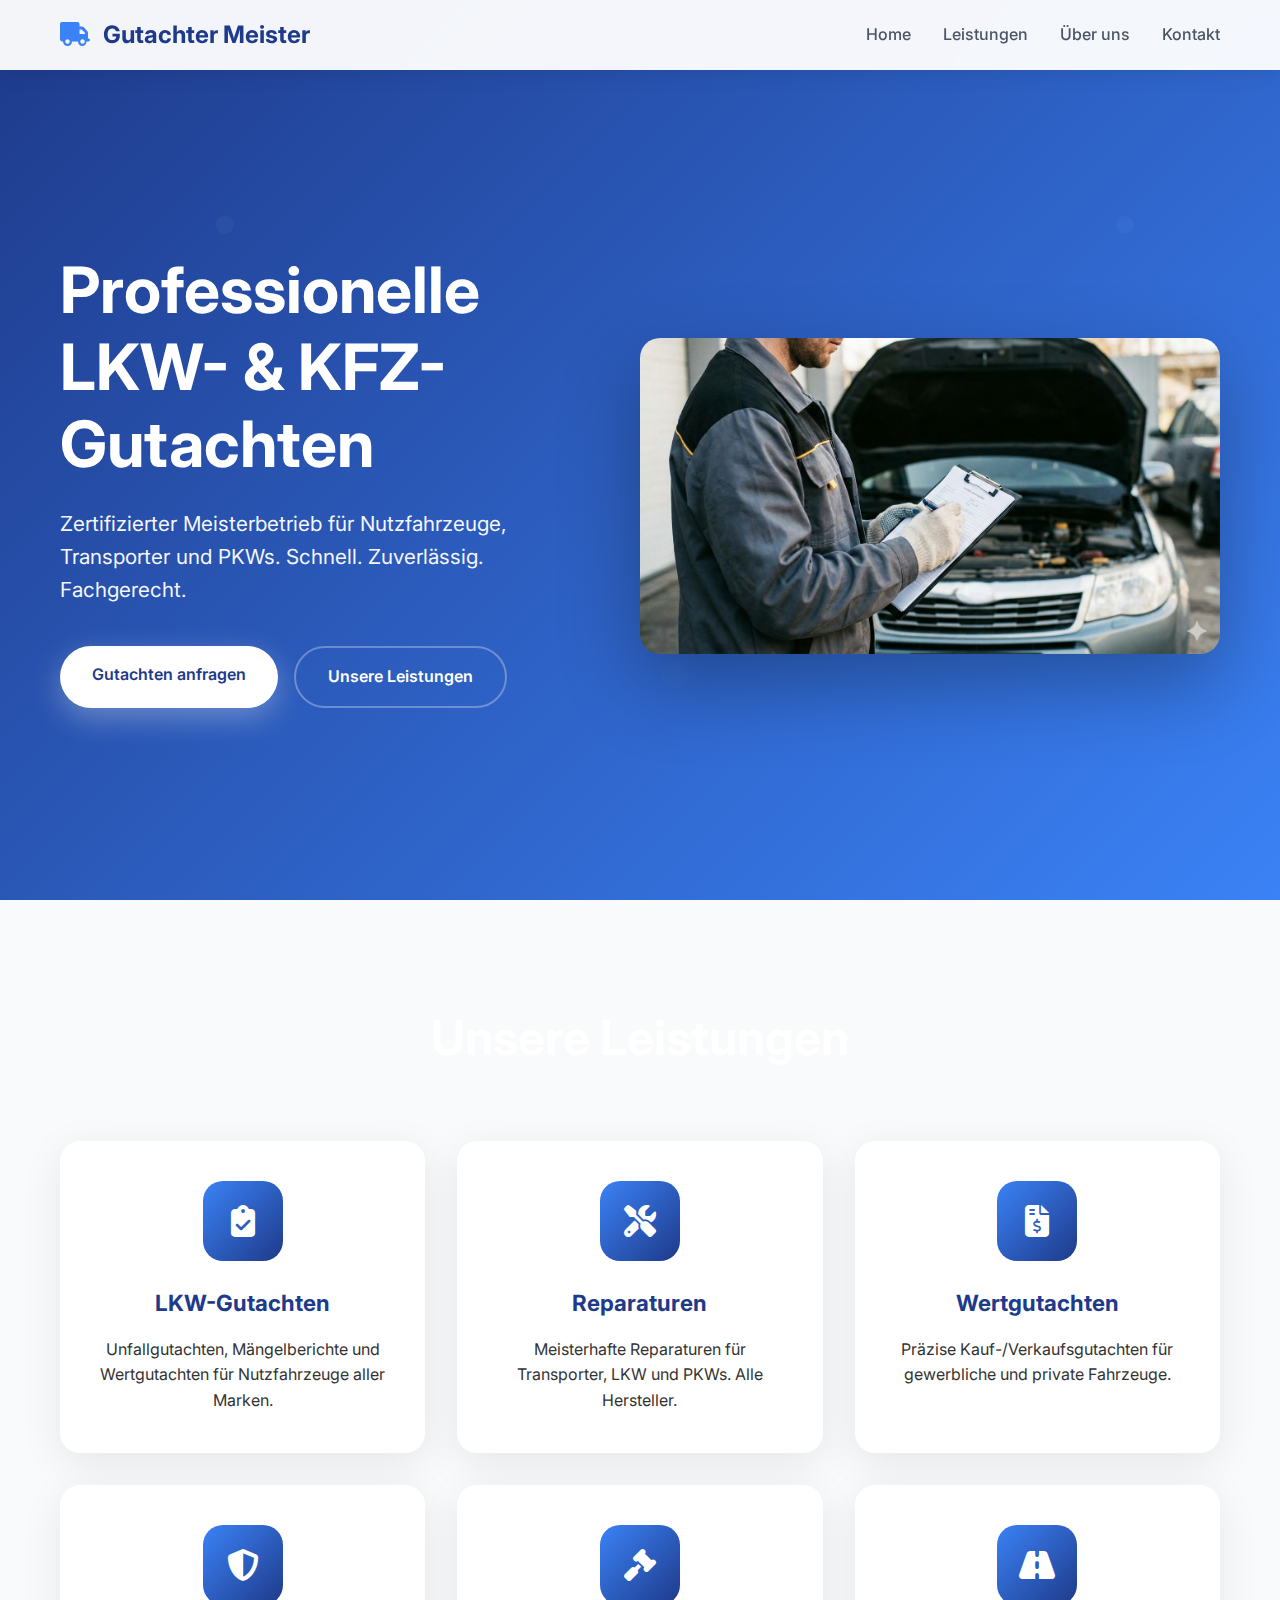
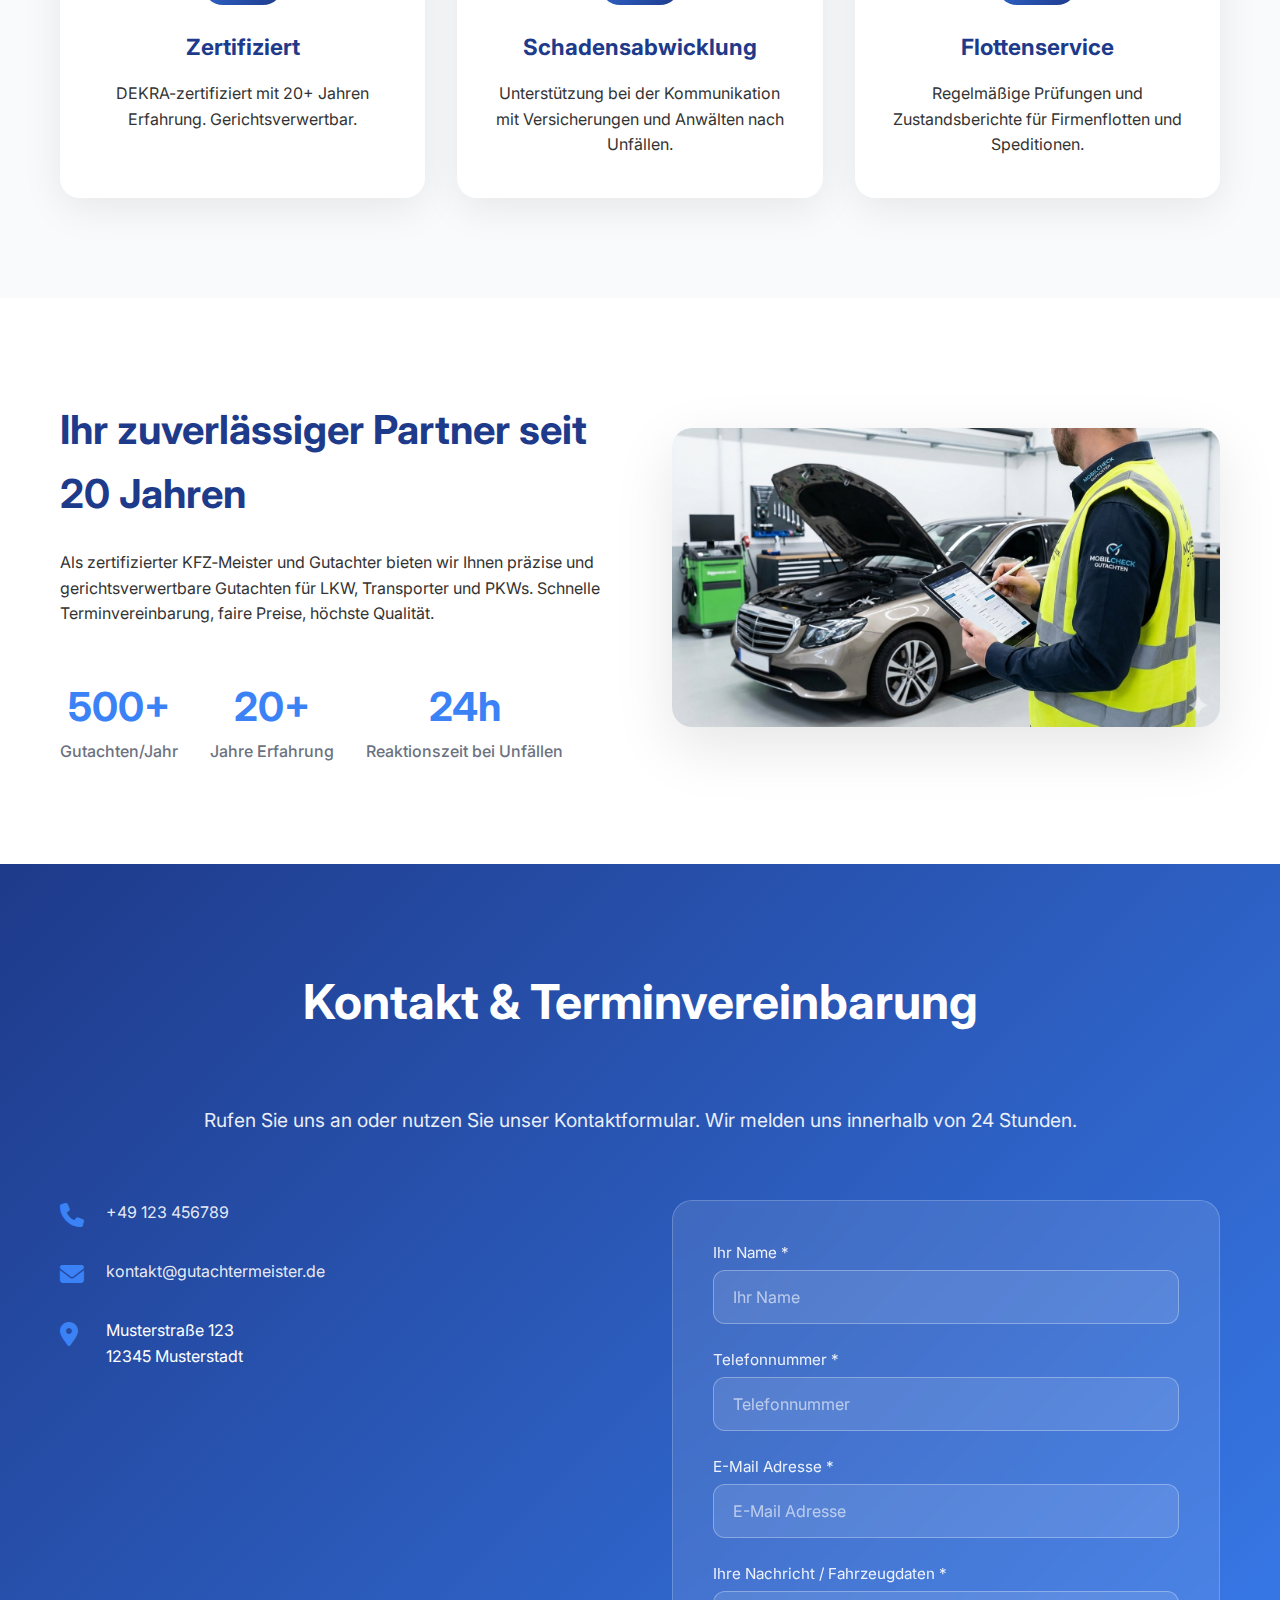
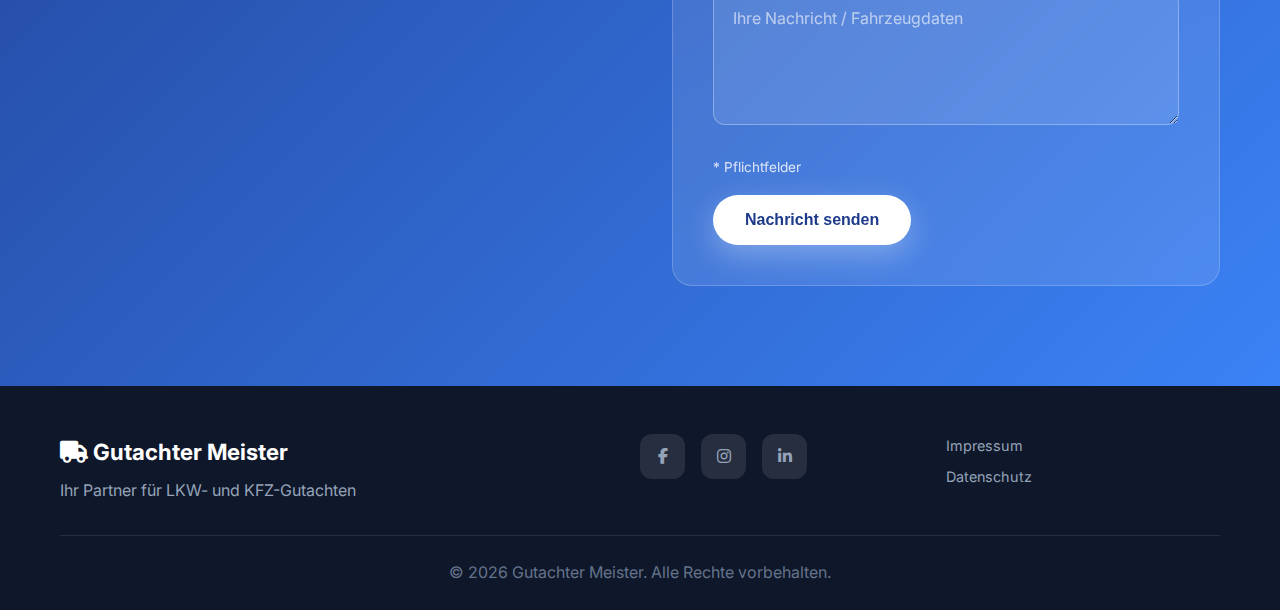
<file: index.html>
<!DOCTYPE html>
<html lang="de">
<head>
    <meta charset="UTF-8">
    <meta name="viewport" content="width=device-width, initial-scale=1.0">
    
    <!-- SEO Meta Tags -->
    <title>LKW & KFZ Gutachter | Meisterbetrieb - Schnelle Gutachten & Reparaturen</title>
    <meta name="description" content="Professionelle LKW- und KFZ-Gutachten sowie Reparaturen für Transporter, PKWs und Nutzfahrzeuge. Zertifizierter Meisterbetrieb mit 20+ Jahren Erfahrung.">
    <meta name="keywords" content="LKW Gutachter, KFZ Gutachter, Transporter Reparatur, Nutzfahrzeug Werkstatt">
    
    <!-- Open Graph / Social Media -->
    <meta property="og:title" content="LKW & KFZ Gutachter | Meisterbetrieb">
    <meta property="og:description" content="Professionelle Gutachten & Reparaturen für LKW, Transporter, PKW">
    <meta property="og:type" content="website">
    
    <!-- Google Analytics (ersetze G-XXXXXXXXXX mit deiner ID) -->
    <script async src="https://www.googletagmanager.com/gtag/js?id=G-XXXXXXXXXX"></script>
    <script>
      window.dataLayer = window.dataLayer || [];
      function gtag(){dataLayer.push(arguments);}
      gtag('js', new Date());
      gtag('config', 'G-XXXXXXXXXX');
    </script>

    <link rel="stylesheet" href="style.css">
    <link href="https://fonts.googleapis.com/css2?family=Inter:wght@300;400;500;600;700&display=swap" rel="stylesheet">
    <link rel="stylesheet" href="https://cdnjs.cloudflare.com/ajax/libs/font-awesome/6.4.0/css/all.min.css">
</head>
<body>
    <!-- Header -->
    <header class="header">
        <nav class="navbar">
            <div class="nav-container">
                <div class="logo">
                    <h2><i class="fas fa-truck"></i> Gutachter Meister</h2>
                </div>
                <div class="nav-menu" id="nav-menu">
                    <a href="#home" class="nav-link">Home</a>
                    <a href="#services" class="nav-link">Leistungen</a>
                    <a href="#about" class="nav-link">Über uns</a>
                    <a href="#contact" class="nav-link">Kontakt</a>
                </div>
                <div class="hamburger" id="hamburger">
                    <span></span>
                    <span></span>
                    <span></span>
                </div>
            </div>
        </nav>
    </header>

    <!-- Hero Section -->
    <section id="home" class="hero">
        <div class="hero-content">
            <h1 class="hero-title">Professionelle LKW- & KFZ-Gutachten</h1>
            <p class="hero-subtitle">Zertifizierter Meisterbetrieb für Nutzfahrzeuge, Transporter und PKWs. Schnell. Zuverlässig. Fachgerecht.</p>
            <div class="hero-buttons">
                <a href="#contact" class="btn btn-primary">Gutachten anfragen</a>
                <a href="#services" class="btn btn-secondary">Unsere Leistungen</a>
            </div>
        </div>
        <div class="hero-image">
            <!-- Ersetze mit eigenem Bild: LKW oder Werkstatt -->
            <img src="images/hero-lkw.jpg" alt="LKW Gutachten Meisterbetrieb" loading="lazy">
        </div>
    </section>

    <!-- Services -->
    <section id="services" class="services">
        <div class="container">
            <h2 class="section-title">Unsere Leistungen</h2>
            <div class="services-grid">
                <div class="service-card">
                    <div class="service-icon">
                        <i class="fas fa-clipboard-check"></i>
                    </div>
                    <h3>LKW-Gutachten</h3>
                    <p>Unfallgutachten, Mängelberichte und Wertgutachten für Nutzfahrzeuge aller Marken.</p>
                </div>
                <div class="service-card">
                    <div class="service-icon">
                        <i class="fas fa-tools"></i>
                    </div>
                    <h3>Reparaturen</h3>
                    <p>Meisterhafte Reparaturen für Transporter, LKW und PKWs. Alle Hersteller.</p>
                </div>
                <div class="service-card">
                    <div class="service-icon">
                        <i class="fas fa-file-invoice-dollar"></i>
                    </div>
                    <h3>Wertgutachten</h3>
                    <p>Präzise Kauf-/Verkaufsgutachten für gewerbliche und private Fahrzeuge.</p>
                </div>
                <div class="service-card">
                    <div class="service-icon">
                        <i class="fas fa-shield-alt"></i>
                    </div>
                    <h3>Zertifiziert</h3>
                    <p>DEKRA-zertifiziert mit 20+ Jahren Erfahrung. Gerichtsverwertbar.</p>
                </div>
                <!-- NEU -->
                <div class="service-card">
                   <div class="service-icon">
                       <i class="fas fa-gavel"></i>
                   </div>
                   <h3>Schadensabwicklung</h3>
                  <p>Unterstützung bei der Kommunikation mit Versicherungen und Anwälten nach Unfällen.</p>
                </div>
                <div class="service-card">
                  <div class="service-icon">
                     <i class="fas fa-road"></i>
                  </div>
                  <h3>Flottenservice</h3>
                  <p>Regelmäßige Prüfungen und Zustandsberichte für Firmenflotten und Speditionen.</p>
                </div>
            </div>
        </div>
    </section>

    <!-- About -->
    <section id="about" class="about">
        <div class="container">
            <div class="about-content">
                <div class="about-text">
                    <h2>Ihr zuverlässiger Partner seit 20 Jahren</h2>
                    <p>Als zertifizierter KFZ‑Meister und Gutachter bieten wir Ihnen präzise und gerichtsverwertbare Gutachten für LKW, Transporter und PKWs. Schnelle Terminvereinbarung, faire Preise, höchste Qualität.</p>
                    <div class="stats">
                        <div class="stat">
                            <span class="stat-number">500+</span>
                            <span class="stat-label">Gutachten/Jahr</span>
                        </div>
                        <div class="stat">
                            <span class="stat-number">20+</span>
                            <span class="stat-label">Jahre Erfahrung</span>
                        </div>
                        <div class="stat">
                             <span class="stat-number">24h</span>
                            <span class="stat-label">Reaktionszeit bei Unfällen</span>
                        </div>
                    </div>
                </div>
                <div class="about-image">
                    <!-- Ersetze mit Team/Werkstatt-Bild -->
                    <img src="images/team-werkstatt.jpg" alt="KFZ Meisterbetrieb Team" loading="lazy">
                </div>
            </div>
        </div>
    </section>

    <!-- Contact -->
    <section id="contact" class="contact">
        <div class="container">
            <h2 class="section-title">Kontakt & Terminvereinbarung</h2>
            <p class="contact-subtitle">Rufen Sie uns an oder nutzen Sie unser Kontaktformular. Wir melden uns innerhalb von 24 Stunden.</p>
            
            <div class="contact-content">
                <div class="contact-info">
                    <div class="contact-item">
                        <i class="fas fa-phone"></i>
                        <a href="tel:+49123456789">+49 123 456789</a>
                    </div>
                    <div class="contact-item">
                        <i class="fas fa-envelope"></i>
                        <a href="mailto:kontakt@gutachtermeister.de">kontakt@gutachtermeister.de</a>
                    </div>
                    <div class="contact-item">
                        <i class="fas fa-map-marker-alt"></i>
                        <p>Musterstraße 123<br>12345 Musterstadt</p>
                    </div>
                </div>
                
                <form id="contact-form" class="contact-form">
                    <div class="form-group">
                        <label for="name">Ihr Name *</label>
                        <input type="text" id="name" name="name" placeholder="Ihr Name" required>
                    </div>
                    <div class="form-group">
                        <label for="phone">Telefonnummer *</label>
                        <input type="tel" id="phone" name="phone" placeholder="Telefonnummer">
                    </div>
                    <div class="form-group">
                        <label for="email">E-Mail Adresse *</label>
                        <input type="email" id="email" name="email" placeholder="E-Mail Adresse" required>
                    </div>
                    <div class="form-group">
                         <label for="message">Ihre Nachricht / Fahrzeugdaten *</label>
                        <textarea id="message" name="message" placeholder="Ihre Nachricht / Fahrzeugdaten" rows="5" required></textarea>
                    </div>
                    <p class="required-hint">* Pflichtfelder</p>
                    <button type="submit" class="btn btn-primary">
                        <span id="submit-text">Nachricht senden</span>
                        <span id="loading-text" style="display: none;">📤 Sende...</span>
                    </button>
                </form>
            </div>
        </div>
    </section>

    <!-- Footer -->
    <footer class="footer">
        <div class="container">
            <div class="footer-content">
                <div class="footer-brand">
                    <h3><i class="fas fa-truck"></i> Gutachter Meister</h3>
                    <p>Ihr Partner für LKW- und KFZ-Gutachten</p>
                </div>
                <div class="footer-social">
                    <a href="#" aria-label="Facebook"><i class="fab fa-facebook-f"></i></a>
                    <a href="#" aria-label="Instagram"><i class="fab fa-instagram"></i></a>
                    <a href="#" aria-label="LinkedIn"><i class="fab fa-linkedin-in"></i></a>
                </div>
                <div class="footer-legal">
                    <a href="impressum.html">Impressum</a>
                    <a href="datenschutz.html">Datenschutz</a>
                </div>
            </div>
            <div class="footer-bottom">
                <p>&copy; 2026 Gutachter Meister. Alle Rechte vorbehalten.</p>
            </div>
        </div>
    </footer>

    <script src="script.js"></script>
</body>
</html>
</file>
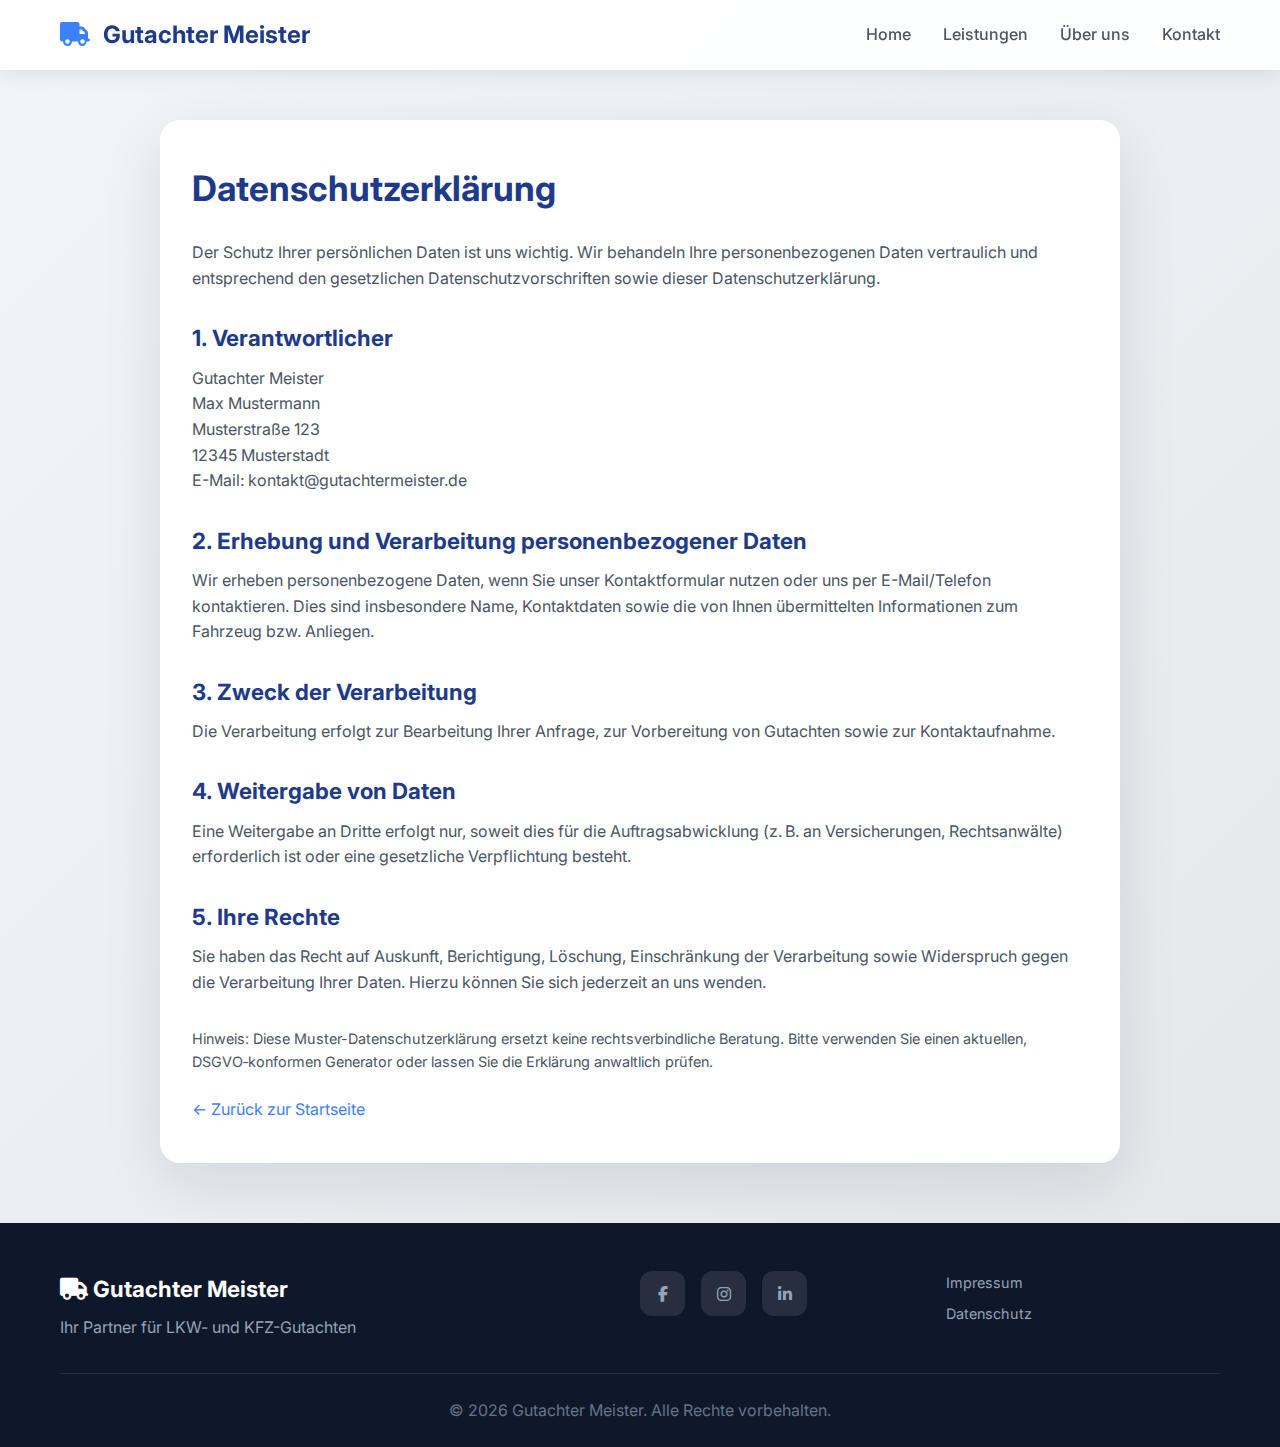
<file: datenschutz.html>
<!DOCTYPE html>
<html lang="de">
<head>
    <meta charset="UTF-8">
    <title>Datenschutzerklärung | Gutachter Meister</title>
    <meta name="viewport" content="width=device-width, initial-scale=1.0">

     <!-- Suchmaschinen vorerst blockieren -->
    <meta name="robots" content="noindex, nofollow">
    
    <link rel="stylesheet" href="style.css">
    <link href="https://fonts.googleapis.com/css2?family=Inter:wght@300;400;500;600;700&display=swap" rel="stylesheet">
    <link rel="stylesheet" href="https://cdnjs.cloudflare.com/ajax/libs/font-awesome/6.4.0/css/all.min.css">
</head>
<body>
    <!-- Header wie Startseite -->
    <header class="header">
        <nav class="navbar">
            <div class="nav-container">
                <div class="logo">
                    <h2><i class="fas fa-truck"></i> Gutachter Meister</h2>
                </div>
                <div class="nav-menu" id="nav-menu">
                    <a href="index.html#home" class="nav-link">Home</a>
                    <a href="index.html#services" class="nav-link">Leistungen</a>
                    <a href="index.html#about" class="nav-link">Über uns</a>
                    <a href="index.html#contact" class="nav-link">Kontakt</a>
                </div>
                <div class="hamburger" id="hamburger">
                    <span></span><span></span><span></span>
                </div>
            </div>
        </nav>
    </header>

    <main class="legal-page">
        <div class="legal-wrapper">
            <div class="legal-card">
                <h1>Datenschutzerklärung</h1>

                <p>
                    Der Schutz Ihrer persönlichen Daten ist uns wichtig. Wir behandeln Ihre personenbezogenen Daten vertraulich und entsprechend den gesetzlichen Datenschutzvorschriften sowie dieser Datenschutzerklärung.
                </p>

                <h2>1. Verantwortlicher</h2>
                <p>
                    Gutachter Meister<br>
                    Max Mustermann<br>
                    Musterstraße 123<br>
                    12345 Musterstadt<br>
                    E-Mail: kontakt@gutachtermeister.de
                </p>

                <h2>2. Erhebung und Verarbeitung personenbezogener Daten</h2>
                <p>
                    Wir erheben personenbezogene Daten, wenn Sie unser Kontaktformular nutzen oder uns per E-Mail/Telefon kontaktieren. Dies sind insbesondere Name, Kontaktdaten sowie die von Ihnen übermittelten Informationen zum Fahrzeug bzw. Anliegen.
                </p>

                <h2>3. Zweck der Verarbeitung</h2>
                <p>
                    Die Verarbeitung erfolgt zur Bearbeitung Ihrer Anfrage, zur Vorbereitung von Gutachten sowie zur Kontaktaufnahme.
                </p>

                <h2>4. Weitergabe von Daten</h2>
                <p>
                    Eine Weitergabe an Dritte erfolgt nur, soweit dies für die Auftragsabwicklung (z. B. an Versicherungen, Rechtsanwälte) erforderlich ist oder eine gesetzliche Verpflichtung besteht.
                </p>

                <h2>5. Ihre Rechte</h2>
                <p>
                    Sie haben das Recht auf Auskunft, Berichtigung, Löschung, Einschränkung der Verarbeitung sowie Widerspruch gegen die Verarbeitung Ihrer Daten. Hierzu können Sie sich jederzeit an uns wenden.
                </p>

                <p class="legal-note">
                    Hinweis: Diese Muster-Datenschutzerklärung ersetzt keine rechtsverbindliche Beratung. Bitte verwenden Sie einen aktuellen, DSGVO‑konformen Generator oder lassen Sie die Erklärung anwaltlich prüfen.
                </p>

                <div class="legal-back-link">
                    <a href="index.html">&larr; Zurück zur Startseite</a>
                </div>
            </div>
        </div>
    </main>

    <!-- Footer wie Startseite -->
    <footer class="footer">
        <div class="container">
            <div class="footer-content">
                <div class="footer-brand">
                    <h3><i class="fas fa-truck"></i> Gutachter Meister</h3>
                    <p>Ihr Partner für LKW- und KFZ-Gutachten</p>
                </div>
                <div class="footer-social">
                    <a href="#" aria-label="Facebook"><i class="fab fa-facebook-f"></i></a>
                    <a href="#" aria-label="Instagram"><i class="fab fa-instagram"></i></a>
                    <a href="#" aria-label="LinkedIn"><i class="fab fa-linkedin-in"></i></a>
                </div>
                <div class="footer-legal">
                    <a href="impressum.html">Impressum</a>
                    <a href="datenschutz.html">Datenschutz</a>
                </div>
            </div>
            <div class="footer-bottom">
                <p>&copy; 2026 Gutachter Meister. Alle Rechte vorbehalten.</p>
            </div>
        </div>
    </footer>

    <script src="script.js"></script>
</body>
</html>
</file>
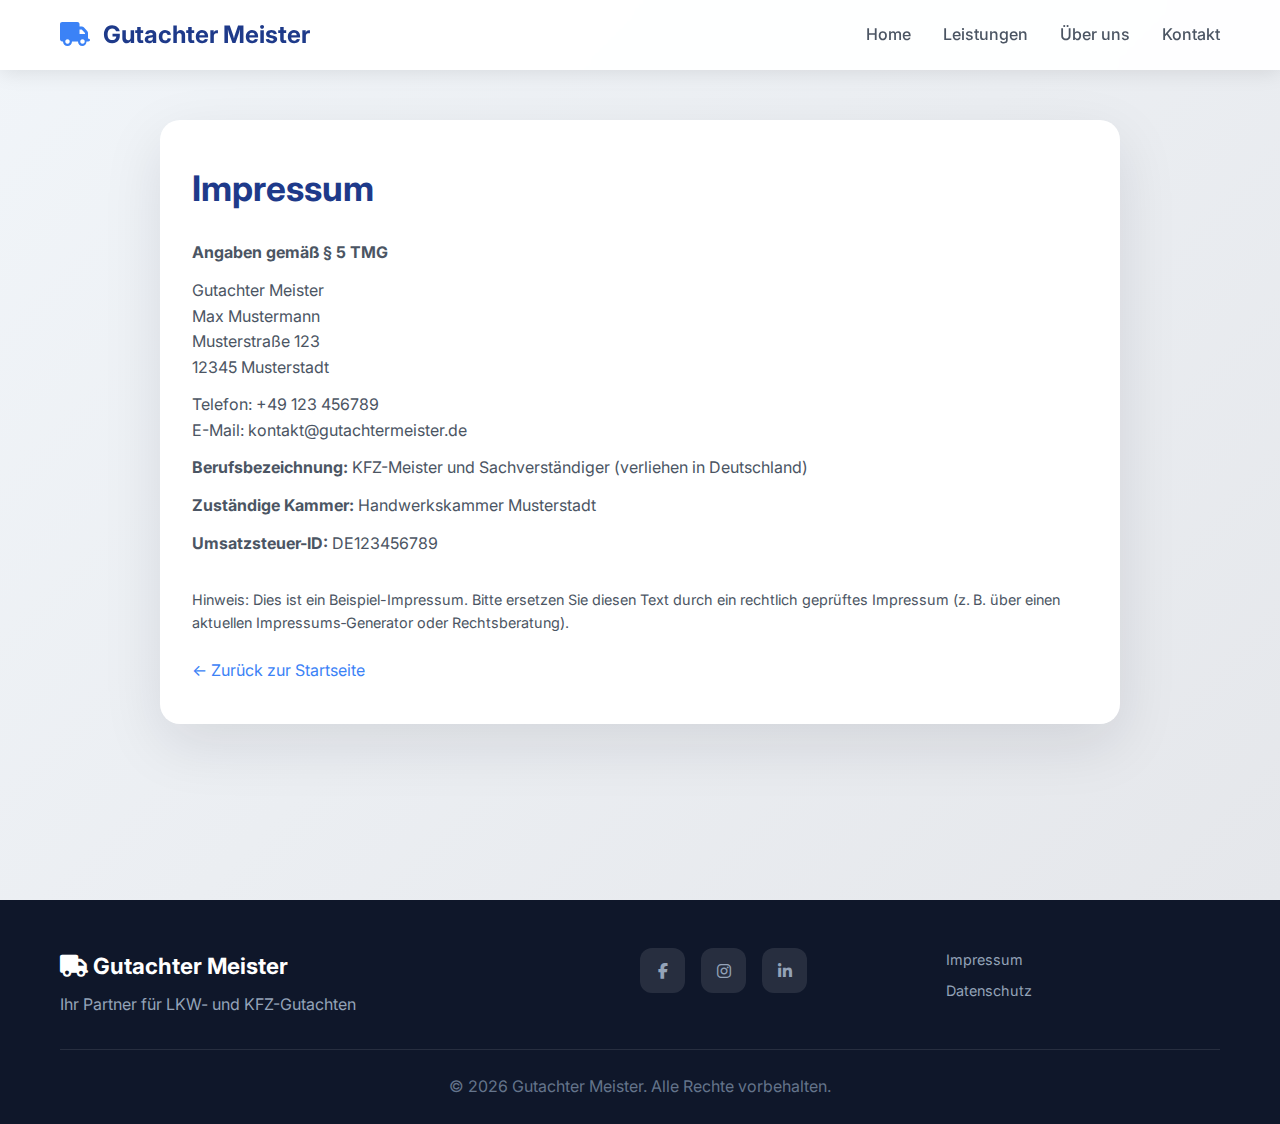
<file: impressum.html>
<!DOCTYPE html>
<html lang="de">
<head>
    <meta charset="UTF-8">
    <title>Impressum | Gutachter Meister</title>
    <meta name="viewport" content="width=device-width, initial-scale=1.0">

     <!-- Suchmaschinen vorerst blockieren -->
    <meta name="robots" content="noindex, nofollow">
    
    <link rel="stylesheet" href="style.css">
    <link href="https://fonts.googleapis.com/css2?family=Inter:wght@300;400;500;600;700&display=swap" rel="stylesheet">
    <link rel="stylesheet" href="https://cdnjs.cloudflare.com/ajax/libs/font-awesome/6.4.0/css/all.min.css">
</head>
<body>
    <!-- Header wie Startseite -->
    <header class="header">
        <nav class="navbar">
            <div class="nav-container">
                <div class="logo">
                    <h2><i class="fas fa-truck"></i> Gutachter Meister</h2>
                </div>
                <div class="nav-menu" id="nav-menu">
                    <a href="index.html#home" class="nav-link">Home</a>
                    <a href="index.html#services" class="nav-link">Leistungen</a>
                    <a href="index.html#about" class="nav-link">Über uns</a>
                    <a href="index.html#contact" class="nav-link">Kontakt</a>
                </div>
                <div class="hamburger" id="hamburger">
                    <span></span><span></span><span></span>
                </div>
            </div>
        </nav>
    </header>

    <main class="legal-page">
        <div class="legal-wrapper">
            <div class="legal-card">
                <h1>Impressum</h1>

                <p><strong>Angaben gemäß § 5 TMG</strong></p>
                <p>
                    Gutachter Meister<br>
                    Max Mustermann<br>
                    Musterstraße 123<br>
                    12345 Musterstadt
                </p>

                <p>
                    Telefon: +49 123 456789<br>
                    E-Mail: kontakt@gutachtermeister.de
                </p>

                <p><strong>Berufsbezeichnung:</strong> KFZ-Meister und Sachverständiger (verliehen in Deutschland)</p>
                <p><strong>Zuständige Kammer:</strong> Handwerkskammer Musterstadt</p>
                <p><strong>Umsatzsteuer-ID:</strong> DE123456789</p>

                <p class="legal-note">
                    Hinweis: Dies ist ein Beispiel-Impressum. Bitte ersetzen Sie diesen Text durch ein rechtlich geprüftes Impressum (z. B. über einen aktuellen Impressums‑Generator oder Rechtsberatung).
                </p>

                <div class="legal-back-link">
                    <a href="index.html">&larr; Zurück zur Startseite</a>
                </div>
            </div>
        </div>
    </main>

    <!-- Footer wie Startseite -->
    <footer class="footer">
        <div class="container">
            <div class="footer-content">
                <div class="footer-brand">
                    <h3><i class="fas fa-truck"></i> Gutachter Meister</h3>
                    <p>Ihr Partner für LKW- und KFZ-Gutachten</p>
                </div>
                <div class="footer-social">
                    <a href="#" aria-label="Facebook"><i class="fab fa-facebook-f"></i></a>
                    <a href="#" aria-label="Instagram"><i class="fab fa-instagram"></i></a>
                    <a href="#" aria-label="LinkedIn"><i class="fab fa-linkedin-in"></i></a>
                </div>
                <div class="footer-legal">
                    <a href="impressum.html">Impressum</a>
                    <a href="datenschutz.html">Datenschutz</a>
                </div>
            </div>
            <div class="footer-bottom">
                <p>&copy; 2026 Gutachter Meister. Alle Rechte vorbehalten.</p>
            </div>
        </div>
    </footer>

    <script src="script.js"></script>
</body>
</html>
</file>
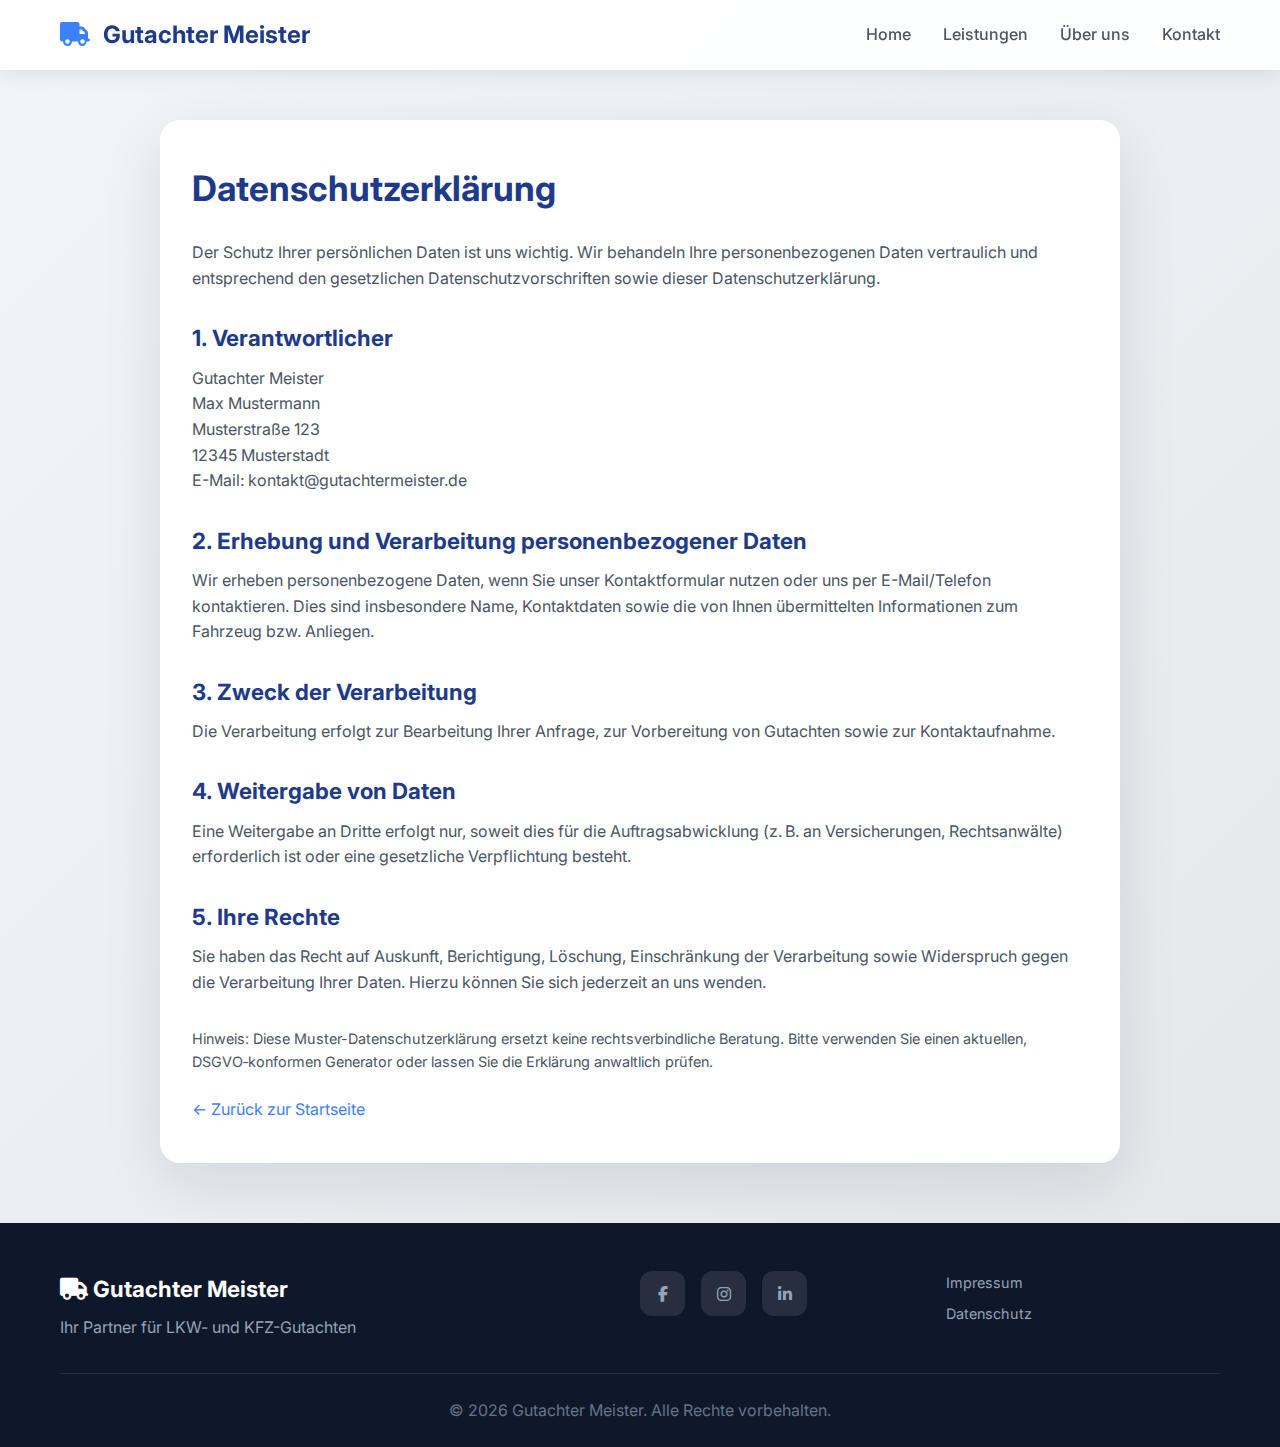
<file: Gutachter/datenschutz.html>
<!DOCTYPE html>
<html lang="de">
<head>
    <meta charset="UTF-8">
    <title>Datenschutzerklärung | Gutachter Meister</title>
    <meta name="viewport" content="width=device-width, initial-scale=1.0">
    <link rel="stylesheet" href="style.css">
    <link href="https://fonts.googleapis.com/css2?family=Inter:wght@300;400;500;600;700&display=swap" rel="stylesheet">
    <link rel="stylesheet" href="https://cdnjs.cloudflare.com/ajax/libs/font-awesome/6.4.0/css/all.min.css">
</head>
<body>
    <!-- Header wie Startseite -->
    <header class="header">
        <nav class="navbar">
            <div class="nav-container">
                <div class="logo">
                    <h2><i class="fas fa-truck"></i> Gutachter Meister</h2>
                </div>
                <div class="nav-menu" id="nav-menu">
                    <a href="index.html#home" class="nav-link">Home</a>
                    <a href="index.html#services" class="nav-link">Leistungen</a>
                    <a href="index.html#about" class="nav-link">Über uns</a>
                    <a href="index.html#contact" class="nav-link">Kontakt</a>
                </div>
                <div class="hamburger" id="hamburger">
                    <span></span><span></span><span></span>
                </div>
            </div>
        </nav>
    </header>

    <main class="legal-page">
        <div class="legal-wrapper">
            <div class="legal-card">
                <h1>Datenschutzerklärung</h1>

                <p>
                    Der Schutz Ihrer persönlichen Daten ist uns wichtig. Wir behandeln Ihre personenbezogenen Daten vertraulich und entsprechend den gesetzlichen Datenschutzvorschriften sowie dieser Datenschutzerklärung.
                </p>

                <h2>1. Verantwortlicher</h2>
                <p>
                    Gutachter Meister<br>
                    Max Mustermann<br>
                    Musterstraße 123<br>
                    12345 Musterstadt<br>
                    E-Mail: kontakt@gutachtermeister.de
                </p>

                <h2>2. Erhebung und Verarbeitung personenbezogener Daten</h2>
                <p>
                    Wir erheben personenbezogene Daten, wenn Sie unser Kontaktformular nutzen oder uns per E-Mail/Telefon kontaktieren. Dies sind insbesondere Name, Kontaktdaten sowie die von Ihnen übermittelten Informationen zum Fahrzeug bzw. Anliegen.
                </p>

                <h2>3. Zweck der Verarbeitung</h2>
                <p>
                    Die Verarbeitung erfolgt zur Bearbeitung Ihrer Anfrage, zur Vorbereitung von Gutachten sowie zur Kontaktaufnahme.
                </p>

                <h2>4. Weitergabe von Daten</h2>
                <p>
                    Eine Weitergabe an Dritte erfolgt nur, soweit dies für die Auftragsabwicklung (z. B. an Versicherungen, Rechtsanwälte) erforderlich ist oder eine gesetzliche Verpflichtung besteht.
                </p>

                <h2>5. Ihre Rechte</h2>
                <p>
                    Sie haben das Recht auf Auskunft, Berichtigung, Löschung, Einschränkung der Verarbeitung sowie Widerspruch gegen die Verarbeitung Ihrer Daten. Hierzu können Sie sich jederzeit an uns wenden.
                </p>

                <p class="legal-note">
                    Hinweis: Diese Muster-Datenschutzerklärung ersetzt keine rechtsverbindliche Beratung. Bitte verwenden Sie einen aktuellen, DSGVO‑konformen Generator oder lassen Sie die Erklärung anwaltlich prüfen.
                </p>

                <div class="legal-back-link">
                    <a href="index.html">&larr; Zurück zur Startseite</a>
                </div>
            </div>
        </div>
    </main>

    <!-- Footer wie Startseite -->
    <footer class="footer">
        <div class="container">
            <div class="footer-content">
                <div class="footer-brand">
                    <h3><i class="fas fa-truck"></i> Gutachter Meister</h3>
                    <p>Ihr Partner für LKW- und KFZ-Gutachten</p>
                </div>
                <div class="footer-social">
                    <a href="#" aria-label="Facebook"><i class="fab fa-facebook-f"></i></a>
                    <a href="#" aria-label="Instagram"><i class="fab fa-instagram"></i></a>
                    <a href="#" aria-label="LinkedIn"><i class="fab fa-linkedin-in"></i></a>
                </div>
                <div class="footer-legal">
                    <a href="impressum.html">Impressum</a>
                    <a href="datenschutz.html">Datenschutz</a>
                </div>
            </div>
            <div class="footer-bottom">
                <p>&copy; 2026 Gutachter Meister. Alle Rechte vorbehalten.</p>
            </div>
        </div>
    </footer>

    <script src="script.js"></script>
</body>
</html>
</file>
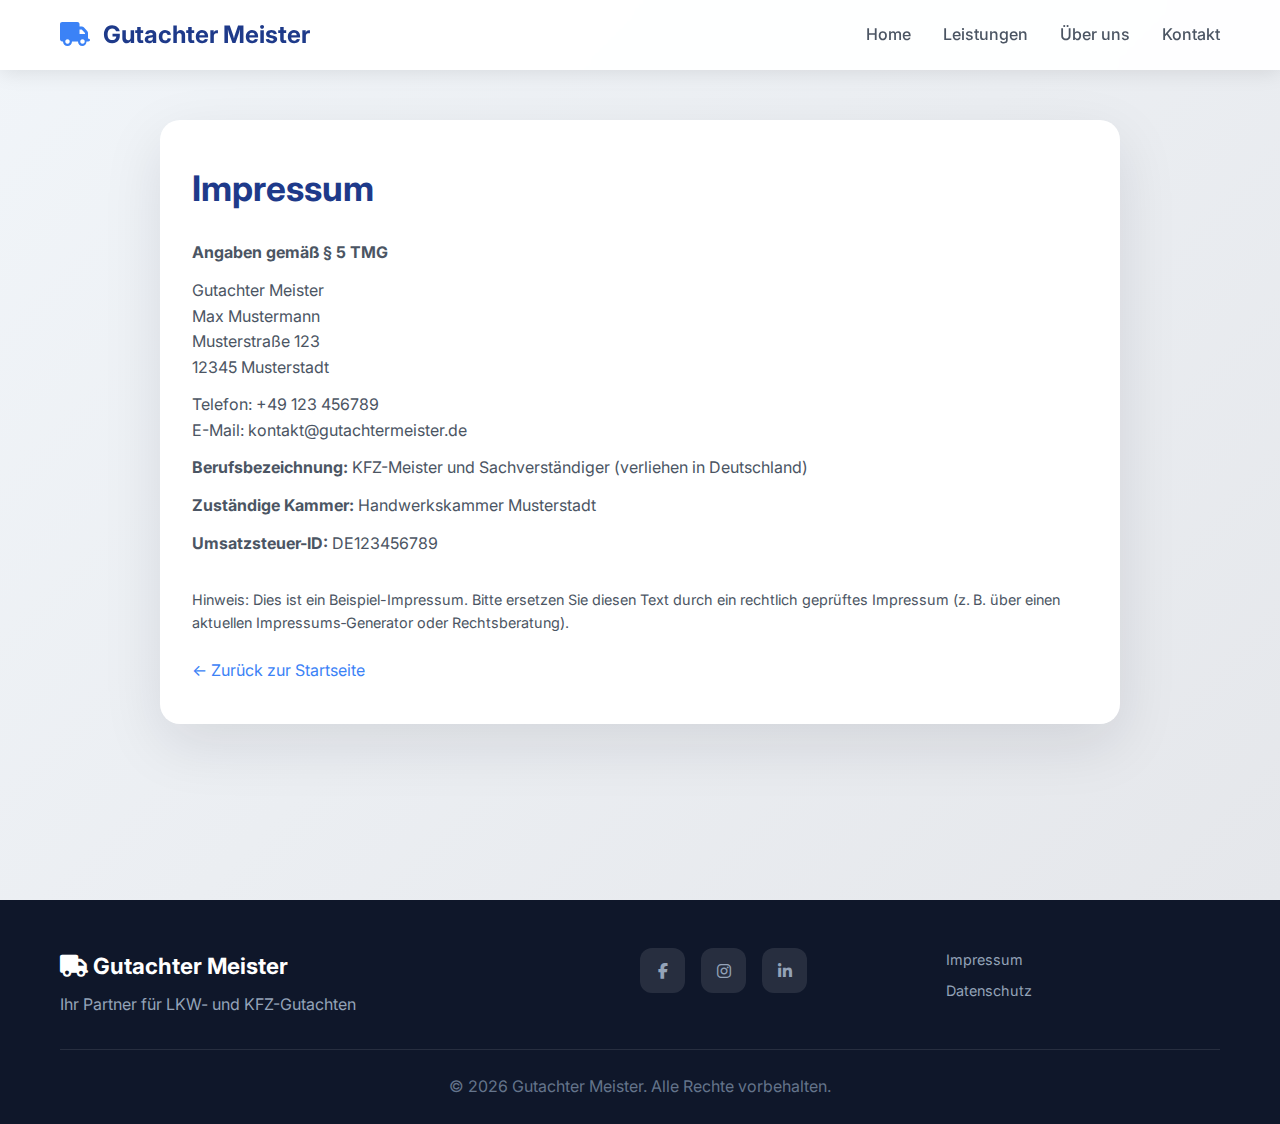
<file: Gutachter/impressum.html>
<!DOCTYPE html>
<html lang="de">
<head>
    <meta charset="UTF-8">
    <title>Impressum | Gutachter Meister</title>
    <meta name="viewport" content="width=device-width, initial-scale=1.0">
    <link rel="stylesheet" href="style.css">
    <link href="https://fonts.googleapis.com/css2?family=Inter:wght@300;400;500;600;700&display=swap" rel="stylesheet">
    <link rel="stylesheet" href="https://cdnjs.cloudflare.com/ajax/libs/font-awesome/6.4.0/css/all.min.css">
</head>
<body>
    <!-- Header wie Startseite -->
    <header class="header">
        <nav class="navbar">
            <div class="nav-container">
                <div class="logo">
                    <h2><i class="fas fa-truck"></i> Gutachter Meister</h2>
                </div>
                <div class="nav-menu" id="nav-menu">
                    <a href="index.html#home" class="nav-link">Home</a>
                    <a href="index.html#services" class="nav-link">Leistungen</a>
                    <a href="index.html#about" class="nav-link">Über uns</a>
                    <a href="index.html#contact" class="nav-link">Kontakt</a>
                </div>
                <div class="hamburger" id="hamburger">
                    <span></span><span></span><span></span>
                </div>
            </div>
        </nav>
    </header>

    <main class="legal-page">
        <div class="legal-wrapper">
            <div class="legal-card">
                <h1>Impressum</h1>

                <p><strong>Angaben gemäß § 5 TMG</strong></p>
                <p>
                    Gutachter Meister<br>
                    Max Mustermann<br>
                    Musterstraße 123<br>
                    12345 Musterstadt
                </p>

                <p>
                    Telefon: +49 123 456789<br>
                    E-Mail: kontakt@gutachtermeister.de
                </p>

                <p><strong>Berufsbezeichnung:</strong> KFZ-Meister und Sachverständiger (verliehen in Deutschland)</p>
                <p><strong>Zuständige Kammer:</strong> Handwerkskammer Musterstadt</p>
                <p><strong>Umsatzsteuer-ID:</strong> DE123456789</p>

                <p class="legal-note">
                    Hinweis: Dies ist ein Beispiel-Impressum. Bitte ersetzen Sie diesen Text durch ein rechtlich geprüftes Impressum (z. B. über einen aktuellen Impressums‑Generator oder Rechtsberatung).
                </p>

                <div class="legal-back-link">
                    <a href="index.html">&larr; Zurück zur Startseite</a>
                </div>
            </div>
        </div>
    </main>

    <!-- Footer wie Startseite -->
    <footer class="footer">
        <div class="container">
            <div class="footer-content">
                <div class="footer-brand">
                    <h3><i class="fas fa-truck"></i> Gutachter Meister</h3>
                    <p>Ihr Partner für LKW- und KFZ-Gutachten</p>
                </div>
                <div class="footer-social">
                    <a href="#" aria-label="Facebook"><i class="fab fa-facebook-f"></i></a>
                    <a href="#" aria-label="Instagram"><i class="fab fa-instagram"></i></a>
                    <a href="#" aria-label="LinkedIn"><i class="fab fa-linkedin-in"></i></a>
                </div>
                <div class="footer-legal">
                    <a href="impressum.html">Impressum</a>
                    <a href="datenschutz.html">Datenschutz</a>
                </div>
            </div>
            <div class="footer-bottom">
                <p>&copy; 2026 Gutachter Meister. Alle Rechte vorbehalten.</p>
            </div>
        </div>
    </footer>

    <script src="script.js"></script>
</body>
</html>
</file>
<file: style.css>
/* Reset & Base */
* {
    margin: 0;
    padding: 0;
    box-sizing: border-box;
}

body {
    font-family: 'Inter', -apple-system, BlinkMacSystemFont, sans-serif;
    line-height: 1.6;
    color: #333;
    overflow-x: hidden;
}

.container {
    max-width: 1200px;
    margin: 0 auto;
    padding: 0 20px;
}

/* Header */
.header {
    position: fixed;
    top: 0;
    width: 100%;
    background: rgba(255, 255, 255, 0.95);
    backdrop-filter: blur(10px);
    z-index: 1000;
    box-shadow: 0 2px 20px rgba(0,0,0,0.1);
}

.navbar {
    padding: 1rem 0;
}

.nav-container {
    max-width: 1200px;
    margin: 0 auto;
    padding: 0 20px;
    display: flex;
    justify-content: space-between;
    align-items: center;
}

.logo h2 {
    color: #1e3a8a;
    font-weight: 700;
    font-size: 1.5rem;
}

.logo i {
    color: #3b82f6;
    margin-right: 0.5rem;
}

.nav-menu {
    display: flex;
    gap: 2rem;
    list-style: none;
}

.nav-link {
    text-decoration: none;
    color: #4b5563;
    font-weight: 500;
    transition: color 0.3s;
}

.nav-link:hover {
    color: #3b82f6;
}

.hamburger {
    display: none;
    flex-direction: column;
    cursor: pointer;
}

.hamburger span {
    width: 25px;
    height: 3px;
    background: #1e3a8a;
    margin: 3px 0;
    transition: 0.3s;
}

/* Hero */
.hero {
    min-height: 100vh;
    display: flex;
    align-items: center;
    justify-content: space-between; /* NEU: verteilt Text & Bild */
    background: linear-gradient(135deg, #1e3a8a 0%, #3b82f6 100%);
    color: white;
    padding: 120px 60px 60px; /* NEU: horizontaler Abstand links/rechts */
    position: relative;
    overflow: hidden;
}

.hero::before {
    content: '';
    position: absolute;
    top: 0;
    left: 0;
    right: 0;
    bottom: 0;
    background: url('data:image/svg+xml,<svg xmlns="http://www.w3.org/2000/svg" viewBox="0 0 100 100"><defs><pattern id="grain" width="100" height="100" patternUnits="userSpaceOnUse"><circle cx="25" cy="25" r="1" fill="rgba(255,255,255,0.1)"/><circle cx="75" cy="75" r="1.5" fill="rgba(255,255,255,0.05)"/></pattern></defs><rect width="100" height="100" fill="url(%23grain)"/></svg>');
    opacity: 0.3;
}

.hero-content {
    flex: 1;
    max-width: 600px;
    z-index: 2;
    position: relative;
}

.hero-title {
    font-size: clamp(2.5rem, 5vw, 4rem);
    font-weight: 700;
    margin-bottom: 1.5rem;
    line-height: 1.2;
}

.hero-subtitle {
    font-size: 1.3rem;
    margin-bottom: 2.5rem;
    opacity: 0.95;
    max-width: 500px;
}

.hero-buttons {
    display: flex;
    gap: 1rem;
    flex-wrap: wrap;
    justify-content: flex-start; /* kann bleiben – durch Padding sitzt es jetzt mittiger */
}

.btn {
    padding: 1rem 2rem;
    border-radius: 50px;
    text-decoration: none;
    font-weight: 600;
    font-size: 1rem;
    transition: all 0.3s;
    display: inline-block;
    border: none;
    cursor: pointer;
}

.btn-primary {
    background: white;
    color: #1e3a8a;
    box-shadow: 0 10px 30px rgba(255,255,255,0.3);
}

.btn-primary:hover {
    transform: translateY(-3px);
    box-shadow: 0 15px 40px rgba(255,255,255,0.4);
}

.btn-secondary {
    background: transparent;
    color: white;
    border: 2px solid rgba(255,255,255,0.3);
}

.btn-secondary:hover {
    background: white;
    color: #1e3a8a;
}

.hero-image {
    flex: 1;
    display: flex;
    justify-content: center;
    align-items: center;
    z-index: 2;
    position: relative;
    margin-top: 32px;   /* Abstand oberhalb des Bildes auf Mobile */
    padding-left: 0;    /* auf Mobile mittig statt seitlich */
}

.hero-image img {
    width: 100%;
    max-width: 1000px;      /* etwas größer */
    height: auto;
    border-radius: 20px;
    box-shadow: 0 30px 80px rgba(0,0,0,0.3);
    object-fit: cover;
}

/* Sections */
section {
    padding: 100px 0;
}

.section-title {
    font-size: clamp(2rem, 4vw, 3rem);
    text-align: center;
    margin-bottom: 4rem;
    color: #ffffff;
    font-weight: 700;
}

.services {
    background: #f8fafc;
}

.services-grid {
    display: grid;
    grid-template-columns: repeat(auto-fit, minmax(280px, 1fr));
    gap: 2rem;
}

.service-card {
    background: white;
    padding: 2.5rem 2rem;
    border-radius: 20px;
    text-align: center;
    box-shadow: 0 10px 40px rgba(0,0,0,0.08);
    transition: all 0.3s;
    height: 100%;
}

.service-card:hover {
    transform: translateY(-10px);
    box-shadow: 0 20px 60px rgba(0,0,0,0.15);
}

.service-icon {
    width: 80px;
    height: 80px;
    background: linear-gradient(135deg, #3b82f6, #1e3a8a);
    border-radius: 20px;
    display: flex;
    align-items: center;
    justify-content: center;
    margin: 0 auto 1.5rem;
}

.service-icon i {
    font-size: 2rem;
    color: white;
}

.service-card h3 {
    font-size: 1.4rem;
    margin-bottom: 1rem;
    color: #1e3a8a;
}

/* About */
.about {
    background: white;
}

.about-content {
    display: grid;
    grid-template-columns: 1fr 1fr;
    gap: 4rem;
    align-items: center;
}

.about-text h2 {
    font-size: 2.5rem;
    color: #1e3a8a;
    margin-bottom: 1.5rem;
}

.about-image img {
    width: 100%;
    border-radius: 20px;
    box-shadow: 0 20px 60px rgba(0,0,0,0.1);
}

.stats {
    display: flex;
    gap: 2rem;
    margin-top: 3rem;
}

.stat {
    text-align: center;
}

.stat-number {
    display: block;
    font-size: 2.5rem;
    font-weight: 700;
    color: #3b82f6;
}

.stat-label {
    color: #6b7280;
    font-weight: 500;
}

/* Contact */
.contact {
    background: linear-gradient(135deg, #1e3a8a 0%, #3b82f6 100%);
    color: white;
}

.contact-subtitle {
    text-align: center;
    font-size: 1.2rem;
    margin-bottom: 4rem;
    opacity: 0.9;
}

.contact-content {
    display: grid;
    grid-template-columns: 1fr 1fr;
    gap: 4rem;
}

.contact-item {
    display: flex;
    align-items: flex-start;
    gap: 1rem;
    margin-bottom: 2rem;
}

.contact-item i {
    font-size: 1.5rem;
    color: #3b82f6;
    margin-top: 0.2rem;
    width: 30px;
}

.contact-item a {
    color: rgba(255,255,255,0.9);
    text-decoration: none;
}

.contact-item a:hover {
    color: white;
}
.required-hint {
    font-size: 0.85rem;
    color: rgba(255,255,255,0.8);
    margin-bottom: 1rem;
}
.contact-form label {
    display: block;
    margin-bottom: 0.3rem;
    font-size: 0.95rem;
    color: rgba(255,255,255,0.9);
}

.contact-form {
    background: rgba(255,255,255,0.1);
    backdrop-filter: blur(20px);
    padding: 2.5rem;
    border-radius: 20px;
    border: 1px solid rgba(255,255,255,0.2);
}

.form-group {
    margin-bottom: 1.5rem;
}

.form-group input,
.form-group textarea {
    width: 100%;
    padding: 1rem 1.2rem;
    border: 1px solid rgba(255,255,255,0.3);
    border-radius: 12px;
    background: rgba(255,255,255,0.1);
    color: white;
    font-family: inherit;
    font-size: 1rem;
    transition: all 0.3s;
}

.form-group input::placeholder,
.form-group textarea::placeholder {
    color: rgba(255,255,255,0.6);
}

.form-group input:focus,
.form-group textarea:focus {
    outline: none;
    border-color: #3b82f6;
    background: rgba(255,255,255,0.15);
    box-shadow: 0 0 0 3px rgba(59,130,246,0.2);
}

/* Footer */
.footer {
    background: #0f172a;
    color: #94a3b8;
    padding: 3rem 0 1.5rem;
}

.footer-content {
    display: grid;
    grid-template-columns: 2fr 1fr 1fr;
    gap: 2rem;
    margin-bottom: 2rem;
}

.footer-brand h3 {
    color: white;
    margin-bottom: 0.5rem;
    font-size: 1.4rem;
}

.footer-social {
    display: flex;
    gap: 1rem;
}

.footer-social a {
    display: flex;
    align-items: center;
    justify-content: center;
    width: 45px;
    height: 45px;
    background: rgba(255,255,255,0.1);
    border-radius: 12px;
    color: #94a3b8;
    text-decoration: none;
    transition: all 0.3s;
}

.footer-social a:hover {
    background: #3b82f6;
    color: white;
    transform: translateY(-2px);
}

.footer-legal {
    display: flex;
    flex-direction: column;
    gap: 0.5rem;
}

.footer-legal a {
    color: #94a3b8;
    text-decoration: none;
    font-size: 0.9rem;
}

.footer-legal a:hover {
    color: white;
}

.footer-bottom {
    border-top: 1px solid rgba(255,255,255,0.1);
    padding-top: 1.5rem;
    text-align: center;
    color: #64748b;
}

/* Rechtstexte (Impressum / Datenschutz) */
.legal-page {
    padding: 120px 20px 60px; /* Platz unter dem fixen Header */
    background: linear-gradient(135deg, #f1f5f9 0%, #e5e7eb 100%);
    min-height: 100vh;
}

.legal-wrapper {
    max-width: 960px;
    margin: 0 auto;
}

.legal-card {
    background: #ffffff;
    border-radius: 20px;
    padding: 2.5rem 2rem;
    box-shadow: 0 20px 60px rgba(15,23,42,0.1);
}

.legal-card h1 {
    font-size: 2.2rem;
    color: #1e3a8a;
    margin-bottom: 1.5rem;
}

.legal-card h2 {
    font-size: 1.4rem;
    color: #1e3a8a;
    margin-top: 1.8rem;
    margin-bottom: 0.6rem;
}

.legal-card p {
    margin-bottom: 0.75rem;
    color: #4b5563;
}

.legal-note {
    margin-top: 2rem;
    font-size: 0.9rem;
    color: #6b7280;
}

.legal-back-link {
    margin-top: 1.5rem;
}

.legal-back-link a {
    color: #3b82f6;
    text-decoration: none;
}

.legal-back-link a:hover {
    text-decoration: underline;
}


/* Mobile Menu */
@media (max-width: 768px) {
    .hamburger {
        display: flex;
    }
    
    .nav-menu {
        position: fixed;
        left: -100%;
        top: 70px;
        flex-direction: column;
        background-color: white;
        width: 100%;
        text-align: center;
        transition: 0.3s;
        box-shadow: 0 10px 27px rgba(0,0,0,0.05);
        padding: 2rem 0;
    }
    
    .nav-menu.active {
        left: 0;
    }
    
    .hero {
        flex-direction: column;
        text-align: center;
        padding: 140px 20px 60px;
    }
    
    .hero-buttons {
        justify-content: center;
    }
    
    .about-content,
    .contact-content {
        grid-template-columns: 1fr;
        gap: 2rem;
    }
    
    .stats {
        justify-content: center;
    }
    
    .footer-content {
        grid-template-columns: 1fr;
        text-align: center;
    }
}

/* Smooth Scroll */
html {
    scroll-behavior: smooth;
}

/* Animationen */
@keyframes fadeInUp {
    from {
        opacity: 0;
        transform: translateY(30px);
    }
    to {
        opacity: 1;
        transform: translateY(0);
    }
}

.service-card,
.about-text,
.contact-form {
    animation: fadeInUp 0.8s ease forwards;
}
</file>
<file: Gutachter/style.css>
/* Reset & Base */
* {
    margin: 0;
    padding: 0;
    box-sizing: border-box;
}

body {
    font-family: 'Inter', -apple-system, BlinkMacSystemFont, sans-serif;
    line-height: 1.6;
    color: #333;
    overflow-x: hidden;
}

.container {
    max-width: 1200px;
    margin: 0 auto;
    padding: 0 20px;
}

/* Header */
.header {
    position: fixed;
    top: 0;
    width: 100%;
    background: rgba(255, 255, 255, 0.95);
    backdrop-filter: blur(10px);
    z-index: 1000;
    box-shadow: 0 2px 20px rgba(0,0,0,0.1);
}

.navbar {
    padding: 1rem 0;
}

.nav-container {
    max-width: 1200px;
    margin: 0 auto;
    padding: 0 20px;
    display: flex;
    justify-content: space-between;
    align-items: center;
}

.logo h2 {
    color: #1e3a8a;
    font-weight: 700;
    font-size: 1.5rem;
}

.logo i {
    color: #3b82f6;
    margin-right: 0.5rem;
}

.nav-menu {
    display: flex;
    gap: 2rem;
    list-style: none;
}

.nav-link {
    text-decoration: none;
    color: #4b5563;
    font-weight: 500;
    transition: color 0.3s;
}

.nav-link:hover {
    color: #3b82f6;
}

.hamburger {
    display: none;
    flex-direction: column;
    cursor: pointer;
}

.hamburger span {
    width: 25px;
    height: 3px;
    background: #1e3a8a;
    margin: 3px 0;
    transition: 0.3s;
}

/* Hero */
.hero {
    min-height: 100vh;
    display: flex;
    align-items: center;
    justify-content: space-between; /* NEU: verteilt Text & Bild */
    background: linear-gradient(135deg, #1e3a8a 0%, #3b82f6 100%);
    color: white;
    padding: 120px 60px 60px; /* NEU: horizontaler Abstand links/rechts */
    position: relative;
    overflow: hidden;
}

.hero::before {
    content: '';
    position: absolute;
    top: 0;
    left: 0;
    right: 0;
    bottom: 0;
    background: url('data:image/svg+xml,<svg xmlns="http://www.w3.org/2000/svg" viewBox="0 0 100 100"><defs><pattern id="grain" width="100" height="100" patternUnits="userSpaceOnUse"><circle cx="25" cy="25" r="1" fill="rgba(255,255,255,0.1)"/><circle cx="75" cy="75" r="1.5" fill="rgba(255,255,255,0.05)"/></pattern></defs><rect width="100" height="100" fill="url(%23grain)"/></svg>');
    opacity: 0.3;
}

.hero-content {
    flex: 1;
    max-width: 600px;
    z-index: 2;
    position: relative;
}

.hero-title {
    font-size: clamp(2.5rem, 5vw, 4rem);
    font-weight: 700;
    margin-bottom: 1.5rem;
    line-height: 1.2;
}

.hero-subtitle {
    font-size: 1.3rem;
    margin-bottom: 2.5rem;
    opacity: 0.95;
    max-width: 500px;
}

.hero-buttons {
    display: flex;
    gap: 1rem;
    flex-wrap: wrap;
    justify-content: flex-start; /* kann bleiben – durch Padding sitzt es jetzt mittiger */
}

.btn {
    padding: 1rem 2rem;
    border-radius: 50px;
    text-decoration: none;
    font-weight: 600;
    font-size: 1rem;
    transition: all 0.3s;
    display: inline-block;
    border: none;
    cursor: pointer;
}

.btn-primary {
    background: white;
    color: #1e3a8a;
    box-shadow: 0 10px 30px rgba(255,255,255,0.3);
}

.btn-primary:hover {
    transform: translateY(-3px);
    box-shadow: 0 15px 40px rgba(255,255,255,0.4);
}

.btn-secondary {
    background: transparent;
    color: white;
    border: 2px solid rgba(255,255,255,0.3);
}

.btn-secondary:hover {
    background: white;
    color: #1e3a8a;
}

.hero-image {
    flex: 1;
    display: flex;
    justify-content: center;
    align-items: center;
    z-index: 2;
    position: relative;
    margin-top: 32px;   /* Abstand oberhalb des Bildes auf Mobile */
    padding-left: 0;    /* auf Mobile mittig statt seitlich */
}

.hero-image img {
    width: 100%;
    max-width: 1000px;      /* etwas größer */
    height: auto;
    border-radius: 20px;
    box-shadow: 0 30px 80px rgba(0,0,0,0.3);
    object-fit: cover;
}

/* Sections */
section {
    padding: 100px 0;
}

.section-title {
    font-size: clamp(2rem, 4vw, 3rem);
    text-align: center;
    margin-bottom: 4rem;
    color: #ffffff;
    font-weight: 700;
}

.services {
    background: #f8fafc;
}

.services-grid {
    display: grid;
    grid-template-columns: repeat(auto-fit, minmax(280px, 1fr));
    gap: 2rem;
}

.service-card {
    background: white;
    padding: 2.5rem 2rem;
    border-radius: 20px;
    text-align: center;
    box-shadow: 0 10px 40px rgba(0,0,0,0.08);
    transition: all 0.3s;
    height: 100%;
}

.service-card:hover {
    transform: translateY(-10px);
    box-shadow: 0 20px 60px rgba(0,0,0,0.15);
}

.service-icon {
    width: 80px;
    height: 80px;
    background: linear-gradient(135deg, #3b82f6, #1e3a8a);
    border-radius: 20px;
    display: flex;
    align-items: center;
    justify-content: center;
    margin: 0 auto 1.5rem;
}

.service-icon i {
    font-size: 2rem;
    color: white;
}

.service-card h3 {
    font-size: 1.4rem;
    margin-bottom: 1rem;
    color: #1e3a8a;
}

/* About */
.about {
    background: white;
}

.about-content {
    display: grid;
    grid-template-columns: 1fr 1fr;
    gap: 4rem;
    align-items: center;
}

.about-text h2 {
    font-size: 2.5rem;
    color: #1e3a8a;
    margin-bottom: 1.5rem;
}

.about-image img {
    width: 100%;
    border-radius: 20px;
    box-shadow: 0 20px 60px rgba(0,0,0,0.1);
}

.stats {
    display: flex;
    gap: 2rem;
    margin-top: 3rem;
}

.stat {
    text-align: center;
}

.stat-number {
    display: block;
    font-size: 2.5rem;
    font-weight: 700;
    color: #3b82f6;
}

.stat-label {
    color: #6b7280;
    font-weight: 500;
}

/* Contact */
.contact {
    background: linear-gradient(135deg, #1e3a8a 0%, #3b82f6 100%);
    color: white;
}

.contact-subtitle {
    text-align: center;
    font-size: 1.2rem;
    margin-bottom: 4rem;
    opacity: 0.9;
}

.contact-content {
    display: grid;
    grid-template-columns: 1fr 1fr;
    gap: 4rem;
}

.contact-item {
    display: flex;
    align-items: flex-start;
    gap: 1rem;
    margin-bottom: 2rem;
}

.contact-item i {
    font-size: 1.5rem;
    color: #3b82f6;
    margin-top: 0.2rem;
    width: 30px;
}

.contact-item a {
    color: rgba(255,255,255,0.9);
    text-decoration: none;
}

.contact-item a:hover {
    color: white;
}
.required-hint {
    font-size: 0.85rem;
    color: rgba(255,255,255,0.8);
    margin-bottom: 1rem;
}
.contact-form label {
    display: block;
    margin-bottom: 0.3rem;
    font-size: 0.95rem;
    color: rgba(255,255,255,0.9);
}

.contact-form {
    background: rgba(255,255,255,0.1);
    backdrop-filter: blur(20px);
    padding: 2.5rem;
    border-radius: 20px;
    border: 1px solid rgba(255,255,255,0.2);
}

.form-group {
    margin-bottom: 1.5rem;
}

.form-group input,
.form-group textarea {
    width: 100%;
    padding: 1rem 1.2rem;
    border: 1px solid rgba(255,255,255,0.3);
    border-radius: 12px;
    background: rgba(255,255,255,0.1);
    color: white;
    font-family: inherit;
    font-size: 1rem;
    transition: all 0.3s;
}

.form-group input::placeholder,
.form-group textarea::placeholder {
    color: rgba(255,255,255,0.6);
}

.form-group input:focus,
.form-group textarea:focus {
    outline: none;
    border-color: #3b82f6;
    background: rgba(255,255,255,0.15);
    box-shadow: 0 0 0 3px rgba(59,130,246,0.2);
}

/* Footer */
.footer {
    background: #0f172a;
    color: #94a3b8;
    padding: 3rem 0 1.5rem;
}

.footer-content {
    display: grid;
    grid-template-columns: 2fr 1fr 1fr;
    gap: 2rem;
    margin-bottom: 2rem;
}

.footer-brand h3 {
    color: white;
    margin-bottom: 0.5rem;
    font-size: 1.4rem;
}

.footer-social {
    display: flex;
    gap: 1rem;
}

.footer-social a {
    display: flex;
    align-items: center;
    justify-content: center;
    width: 45px;
    height: 45px;
    background: rgba(255,255,255,0.1);
    border-radius: 12px;
    color: #94a3b8;
    text-decoration: none;
    transition: all 0.3s;
}

.footer-social a:hover {
    background: #3b82f6;
    color: white;
    transform: translateY(-2px);
}

.footer-legal {
    display: flex;
    flex-direction: column;
    gap: 0.5rem;
}

.footer-legal a {
    color: #94a3b8;
    text-decoration: none;
    font-size: 0.9rem;
}

.footer-legal a:hover {
    color: white;
}

.footer-bottom {
    border-top: 1px solid rgba(255,255,255,0.1);
    padding-top: 1.5rem;
    text-align: center;
    color: #64748b;
}

/* Rechtstexte (Impressum / Datenschutz) */
.legal-page {
    padding: 120px 20px 60px; /* Platz unter dem fixen Header */
    background: linear-gradient(135deg, #f1f5f9 0%, #e5e7eb 100%);
    min-height: 100vh;
}

.legal-wrapper {
    max-width: 960px;
    margin: 0 auto;
}

.legal-card {
    background: #ffffff;
    border-radius: 20px;
    padding: 2.5rem 2rem;
    box-shadow: 0 20px 60px rgba(15,23,42,0.1);
}

.legal-card h1 {
    font-size: 2.2rem;
    color: #1e3a8a;
    margin-bottom: 1.5rem;
}

.legal-card h2 {
    font-size: 1.4rem;
    color: #1e3a8a;
    margin-top: 1.8rem;
    margin-bottom: 0.6rem;
}

.legal-card p {
    margin-bottom: 0.75rem;
    color: #4b5563;
}

.legal-note {
    margin-top: 2rem;
    font-size: 0.9rem;
    color: #6b7280;
}

.legal-back-link {
    margin-top: 1.5rem;
}

.legal-back-link a {
    color: #3b82f6;
    text-decoration: none;
}

.legal-back-link a:hover {
    text-decoration: underline;
}


/* Mobile Menu */
@media (max-width: 768px) {
    .hamburger {
        display: flex;
    }
    
    .nav-menu {
        position: fixed;
        left: -100%;
        top: 70px;
        flex-direction: column;
        background-color: white;
        width: 100%;
        text-align: center;
        transition: 0.3s;
        box-shadow: 0 10px 27px rgba(0,0,0,0.05);
        padding: 2rem 0;
    }
    
    .nav-menu.active {
        left: 0;
    }
    
    .hero {
        flex-direction: column;
        text-align: center;
        padding: 140px 20px 60px;
    }
    
    .hero-buttons {
        justify-content: center;
    }
    
    .about-content,
    .contact-content {
        grid-template-columns: 1fr;
        gap: 2rem;
    }
    
    .stats {
        justify-content: center;
    }
    
    .footer-content {
        grid-template-columns: 1fr;
        text-align: center;
    }
}

/* Smooth Scroll */
html {
    scroll-behavior: smooth;
}

/* Animationen */
@keyframes fadeInUp {
    from {
        opacity: 0;
        transform: translateY(30px);
    }
    to {
        opacity: 1;
        transform: translateY(0);
    }
}

.service-card,
.about-text,
.contact-form {
    animation: fadeInUp 0.8s ease forwards;
}
</file>
